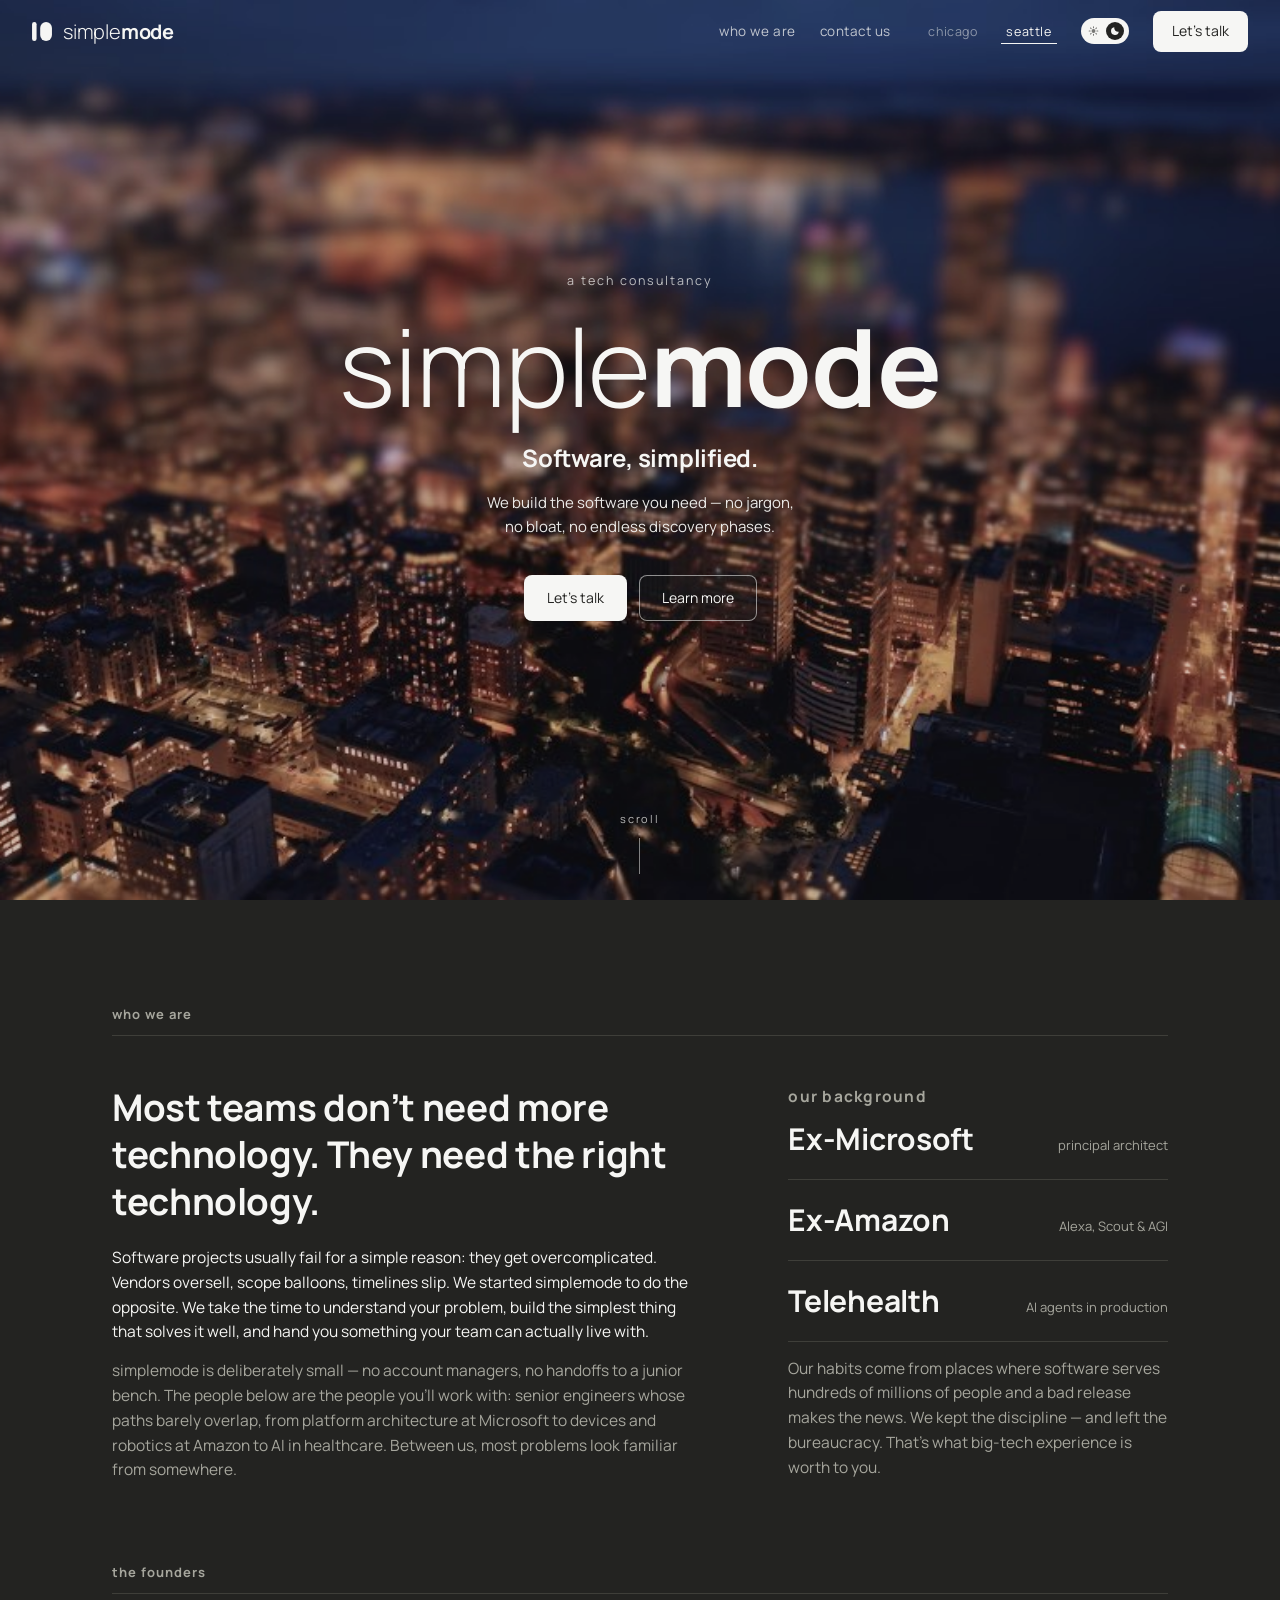
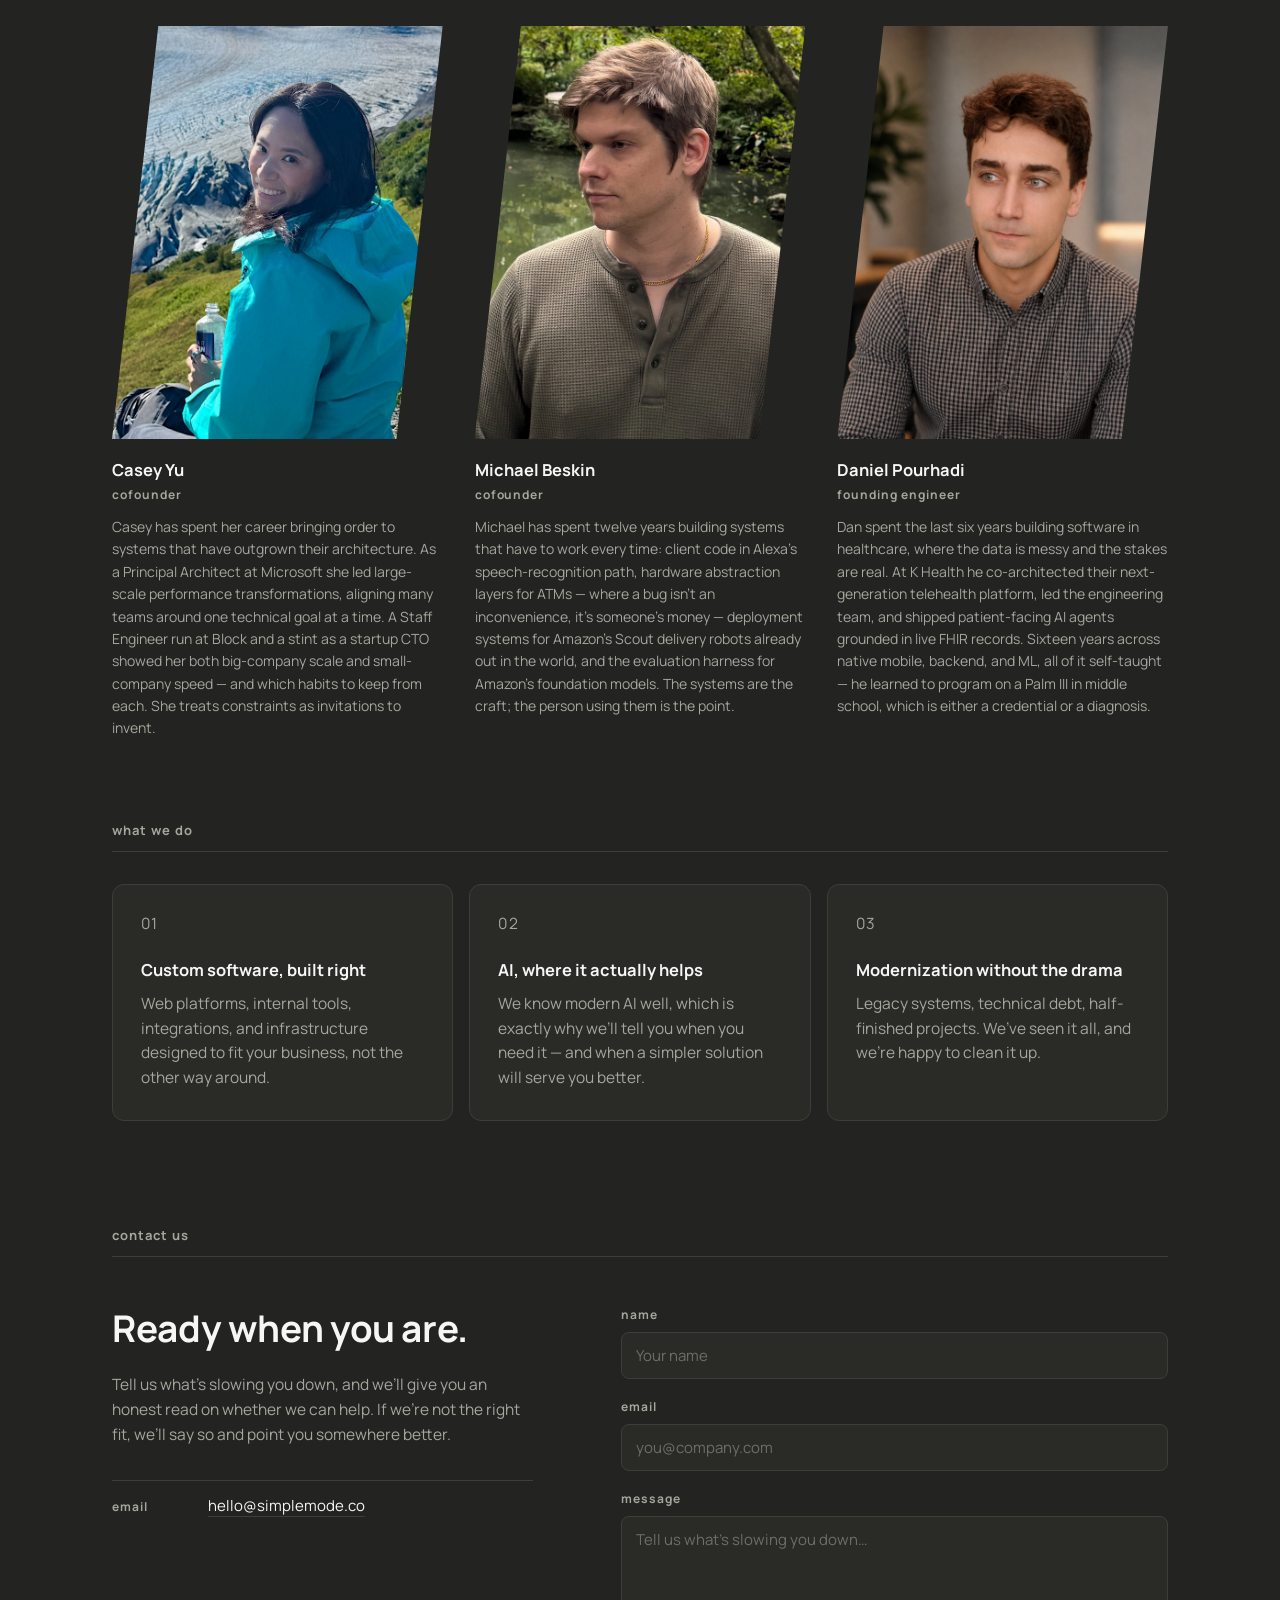
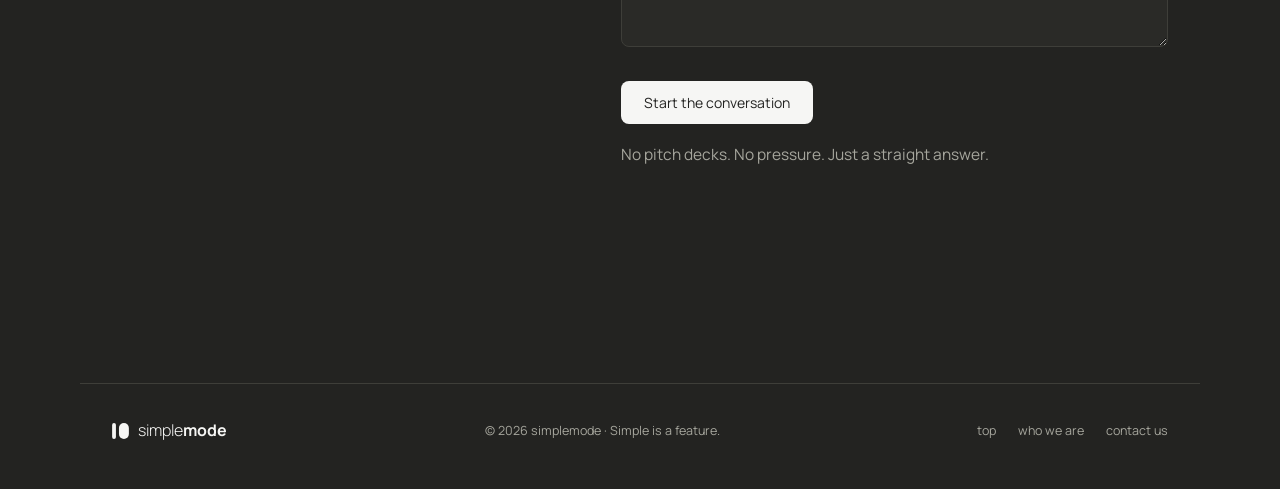
<file: index.html>
<!DOCTYPE html>
<html lang="en">
<head>
<meta charset="UTF-8">
<meta name="viewport" content="width=device-width, initial-scale=1.0">
<title>simplemode — a tech consultancy</title>
<meta name="description" content="simplemode — a tech consultancy. Software, simplified: we build what you need without the jargon, the bloat, or the endless discovery phases.">
<meta name="color-scheme" content="light dark">
<meta name="theme-color" id="meta-theme" content="#232321">
<link rel="canonical" href="https://simplemode.co/">
<meta property="og:url" content="https://simplemode.co/">
<meta property="og:title" content="simplemode — a tech consultancy">
<meta property="og:description" content="Software, simplified. We build the software you need — no jargon, no bloat, no endless discovery phases.">
<meta property="og:image" content="https://simplemode.co/assets/hero-seattle-night-poster.jpg">
<link rel="icon" href="data:image/svg+xml,%3Csvg%20xmlns='http://www.w3.org/2000/svg'%20viewBox='0%200%2096%2096'%3E%3Crect%20width='96'%20height='96'%20rx='24'%20fill='%232A2A27'/%3E%3Crect%20x='27'%20y='27'%20width='10'%20height='42'%20rx='5'%20fill='%23F6F6F4'/%3E%3Crect%20x='45'%20y='27'%20width='26'%20height='42'%20rx='13'%20fill='%23F6F6F4'/%3E%3C/svg%3E">
<link rel="preconnect" href="https://fonts.googleapis.com">
<link rel="preconnect" href="https://fonts.gstatic.com" crossorigin>
<link rel="stylesheet" href="https://fonts.googleapis.com/css2?family=Manrope:wght@300;400;700&display=swap">
<link rel="stylesheet" href="css/style.css?v=1787267977">
<script>
  // theme + city bootstrap: runs before first paint so there's no flash
  (function () {
    var d = document.documentElement;
    d.classList.add('js');
    var theme = null, city = null;
    try { theme = localStorage.getItem('sm-theme'); city = localStorage.getItem('sm-city'); } catch (e) {}
    // first visit defaults to seattle at night; the visitor's own choices win after that
    if (theme !== 'light' && theme !== 'dark') theme = 'dark';
    if (city !== 'chicago' && city !== 'seattle') city = 'seattle';
    d.setAttribute('data-theme', theme);
    d.setAttribute('data-city', city);
    var meta = document.getElementById('meta-theme');
    if (meta) meta.content = theme === 'dark' ? '#232321' : '#EDEDEA';
  })();
</script>
<noscript><style>
  .nav { position: absolute; }
  .controls { display: none; }
  .hero-media { background: url('assets/hero-seattle-night-poster.jpg') center / cover no-repeat; }
  @media (prefers-color-scheme: light) {
    .hero-media { background-image: url('assets/hero-seattle-day-poster.jpg'); }
  }
</style></noscript>
</head>
<body>

<header class="nav" id="nav">
  <a class="nav-brand" href="#top" aria-label="simplemode — back to top">
    <svg class="mark" width="20" height="19" viewBox="27 27 44 42" aria-hidden="true"><rect x="27" y="27" width="10" height="42" rx="5" fill="currentColor"/><rect x="45" y="27" width="26" height="42" rx="13" fill="currentColor"/></svg>
    <span><span class="wm-light">simple</span><span class="wm-bold">mode</span></span>
  </a>
  <nav class="nav-links" aria-label="Primary">
    <a href="#who-we-are">who we are</a>
    <a href="#contact">contact us</a>
    <div class="controls">
      <div class="seg" role="group" aria-label="City backdrop">
        <button class="seg-opt" type="button" data-city-opt="chicago" aria-label="chicago" aria-pressed="false"><span class="long">chicago</span><span class="short">chi</span></button>
        <button class="seg-opt" type="button" data-city-opt="seattle" aria-label="seattle" aria-pressed="true"><span class="long">seattle</span><span class="short">sea</span></button>
      </div>
      <button class="toggle" id="theme-toggle" type="button" role="switch" aria-checked="true" aria-label="Switch between light and dark mode" title="Light / dark mode">
        <svg class="t-icon t-hint t-hint-sun" viewBox="0 0 24 24" aria-hidden="true" fill="none" stroke="currentColor" stroke-width="2.2" stroke-linecap="round"><circle cx="12" cy="12" r="4.2" fill="currentColor" stroke="none"/><path d="M12 2.5v2.2M12 19.3v2.2M2.5 12h2.2M19.3 12h2.2M5.3 5.3l1.6 1.6M17.1 17.1l1.6 1.6M18.7 5.3l-1.6 1.6M6.9 17.1l-1.6 1.6"/></svg>
        <svg class="t-icon t-hint t-hint-moon" viewBox="0 0 24 24" aria-hidden="true" fill="currentColor"><path d="M20.2 13.6A8.5 8.5 0 0 1 10.4 3.8 8.5 8.5 0 1 0 20.2 13.6z"/></svg>
        <span class="toggle-knob">
          <svg class="t-icon t-knob-sun" viewBox="0 0 24 24" aria-hidden="true" fill="none" stroke="currentColor" stroke-width="2.2" stroke-linecap="round"><circle cx="12" cy="12" r="4.2" fill="currentColor" stroke="none"/><path d="M12 2.5v2.2M12 19.3v2.2M2.5 12h2.2M19.3 12h2.2M5.3 5.3l1.6 1.6M17.1 17.1l1.6 1.6M18.7 5.3l-1.6 1.6M6.9 17.1l-1.6 1.6"/></svg>
          <svg class="t-icon t-knob-moon" viewBox="0 0 24 24" aria-hidden="true" fill="currentColor"><path d="M20.2 13.6A8.5 8.5 0 0 1 10.4 3.8 8.5 8.5 0 1 0 20.2 13.6z"/></svg>
        </span>
      </button>
    </div>
    <a class="btn btn-nav" href="#contact">Let&rsquo;s talk</a>
  </nav>
</header>

<main id="top">

  <section class="hero" id="hero">
    <div class="hero-media" id="hero-media" aria-hidden="true">
      <video id="hero-video" autoplay loop muted playsinline preload="auto" disablepictureinpicture tabindex="-1"></video>
      <div class="hero-scrim"></div>
    </div>
    <script>
      // point the video at the variant chosen by the bootstrap, pre-parse,
      // so the browser only ever fetches the footage it will actually show
      (function () {
        var d = document.documentElement;
        var v = document.getElementById('hero-video');
        var key = (d.getAttribute('data-city') || 'seattle') + '-' + (d.getAttribute('data-theme') === 'dark' ? 'night' : 'day');
        v.poster = 'assets/hero-' + key + '-poster.jpg';
        v.src = 'assets/hero-' + key + '.mp4';
      })();
    </script>
    <div class="hero-inner">
      <p class="hero-eyebrow">a tech consultancy</p>
      <h1 class="hero-wordmark"><span class="wm-light">simple</span><span class="wm-bold">mode</span></h1>
      <p class="hero-tagline">Software, simplified.</p>
      <p class="hero-lede">We build the software you need — no jargon, no bloat, no endless discovery phases.</p>
      <div class="hero-actions">
        <a class="btn btn-primary" href="#contact">Let&rsquo;s talk</a>
        <a class="btn btn-ghost" href="#who-we-are">Learn more</a>
      </div>
    </div>
    <a class="scroll-cue" href="#who-we-are"><span>scroll</span><i></i></a>
  </section>

  <section class="section" id="who-we-are">
    <h2 class="section-label reveal">who we are</h2>
    <div class="who-grid">
      <div class="who-intro reveal">
        <h3 class="section-title">Most teams don&rsquo;t need more technology. They need the right technology.</h3>
        <p>Software projects usually fail for a simple reason: they get overcomplicated. Vendors oversell, scope balloons, timelines slip. We started simplemode to do the opposite. We take the time to understand your problem, build the simplest thing that solves it well, and hand you something your team can actually live with.</p>
        <p class="muted">simplemode is deliberately small — no account managers, no handoffs to a junior bench. The people below are the people you&rsquo;ll work with: senior engineers whose paths barely overlap, from platform architecture at Microsoft to devices and robotics at Amazon to AI in healthcare. Between us, most problems look familiar from somewhere.</p>
      </div>
      <div class="reveal">
        <p class="stats-eyebrow">our background</p>
        <dl class="who-stats">
          <div><dt>Ex-Microsoft</dt><dd>principal architect</dd></div>
          <div><dt>Ex-Amazon</dt><dd>Alexa, Scout &amp; AGI</dd></div>
          <div><dt>Telehealth</dt><dd>AI agents in production</dd></div>
        </dl>
        <p class="stats-note">Our habits come from places where software serves hundreds of millions of people and a bad release makes the news. We kept the discipline — and left the bureaucracy. That&rsquo;s what big-tech experience is worth to you.</p>
      </div>
    </div>
    <h3 class="section-label cards-label reveal">the founders</h3>
    <div class="founders">
      <article class="founder reveal">
        <div class="founder-photo"><img src="assets/founder-casey.jpg" alt="Casey Yu, cofounder of simplemode, in front of a glacier" width="720" height="900" loading="lazy"></div>
        <h4 class="founder-name">Casey Yu</h4>
        <p class="founder-role">cofounder</p>
        <p class="founder-bio">Casey has spent her career bringing order to systems that have outgrown their architecture. As a Principal Architect at Microsoft she led large-scale performance transformations, aligning many teams around one technical goal at a time. A Staff Engineer run at Block and a stint as a startup CTO showed her both big-company scale and small-company speed — and which habits to keep from each. She treats constraints as invitations to invent.</p>
      </article>
      <article class="founder reveal">
        <div class="founder-photo"><img src="assets/founder-michael.jpg" alt="Michael Beskin, cofounder of simplemode, in a garden" width="720" height="900" loading="lazy"></div>
        <h4 class="founder-name">Michael Beskin</h4>
        <p class="founder-role">cofounder</p>
        <p class="founder-bio">Michael has spent twelve years building systems that have to work every time: client code in Alexa&rsquo;s speech-recognition path, hardware abstraction layers for ATMs — where a bug isn&rsquo;t an inconvenience, it&rsquo;s someone&rsquo;s money — deployment systems for Amazon&rsquo;s Scout delivery robots already out in the world, and the evaluation harness for Amazon&rsquo;s foundation models. The systems are the craft; the person using them is the point.</p>
      </article>
      <article class="founder reveal">
        <div class="founder-photo"><img src="assets/founder-dan.jpg" alt="Daniel Pourhadi, founding engineer at simplemode" width="720" height="900" loading="lazy"></div>
        <h4 class="founder-name">Daniel Pourhadi</h4>
        <p class="founder-role">founding engineer</p>
        <p class="founder-bio">Dan spent the last six years building software in healthcare, where the data is messy and the stakes are real. At K Health he co-architected their next-generation telehealth platform, led the engineering team, and shipped patient-facing AI agents grounded in live FHIR records. Sixteen years across native mobile, backend, and ML, all of it self-taught — he learned to program on a Palm III in middle school, which is either a credential or a diagnosis.</p>
      </article>
    </div>
    <h3 class="section-label cards-label reveal">what we do</h3>
    <div class="cards">
      <article class="card reveal">
        <p class="card-index">01</p>
        <h4 class="card-title">Custom software, built right</h4>
        <p class="card-body">Web platforms, internal tools, integrations, and infrastructure designed to fit your business, not the other way around.</p>
      </article>
      <article class="card reveal">
        <p class="card-index">02</p>
        <h4 class="card-title">AI, where it actually helps</h4>
        <p class="card-body">We know modern AI well, which is exactly why we&rsquo;ll tell you when you need it — and when a simpler solution will serve you better.</p>
      </article>
      <article class="card reveal">
        <p class="card-index">03</p>
        <h4 class="card-title">Modernization without the drama</h4>
        <p class="card-body">Legacy systems, technical debt, half-finished projects. We&rsquo;ve seen it all, and we&rsquo;re happy to clean it up.</p>
      </article>
    </div>
  </section>

  <section class="section" id="contact">
    <h2 class="section-label reveal">contact us</h2>
    <div class="contact-grid">
      <div class="contact-intro reveal">
        <h3 class="section-title">Ready when you are.</h3>
        <p class="muted">Tell us what&rsquo;s slowing you down, and we&rsquo;ll give you an honest read on whether we can help. If we&rsquo;re not the right fit, we&rsquo;ll say so and point you somewhere better.</p>
        <dl class="contact-meta">
          <div><dt>email</dt><dd><a href="mailto:hello@simplemode.co">hello@simplemode.co</a></dd></div>
        </dl>
      </div>
      <form class="contact-form reveal" id="contact-form">
        <div class="field">
          <label for="name">name</label>
          <input id="name" name="name" type="text" autocomplete="name" placeholder="Your name" required>
        </div>
        <div class="field">
          <label for="email">email</label>
          <input id="email" name="email" type="email" autocomplete="email" placeholder="you@company.com" required>
        </div>
        <div class="field">
          <label for="message">message</label>
          <textarea id="message" name="message" rows="5" placeholder="Tell us what&rsquo;s slowing you down…" required></textarea>
        </div>
        <div class="form-foot">
          <button class="btn btn-primary" type="submit">Start the conversation</button>
          <p class="form-hint" id="form-hint">No pitch decks. No pressure. Just a straight answer.</p>
          <p class="form-note" id="form-note" hidden>Opening your email app… If nothing happens, write us at <a href="mailto:hello@simplemode.co">hello@simplemode.co</a>.</p>
        </div>
      </form>
    </div>
  </section>

</main>

<footer class="footer">
  <span class="footer-brand">
    <svg class="mark" width="17" height="16" viewBox="27 27 44 42" aria-hidden="true"><rect x="27" y="27" width="10" height="42" rx="5" fill="currentColor"/><rect x="45" y="27" width="26" height="42" rx="13" fill="currentColor"/></svg>
    <span><span class="wm-light">simple</span><span class="wm-bold">mode</span></span>
  </span>
  <p class="footer-copy">© <span id="year">2026</span> simplemode · Simple is a feature.</p>
  <nav class="footer-links" aria-label="Footer">
    <a href="#top">top</a>
    <a href="#who-we-are">who we are</a>
    <a href="#contact">contact us</a>
  </nav>
</footer>

<script src="js/main.js?v=1787267977" defer></script>
</body>
</html>
</file>
<file: css/style.css>
/* simplemode — token system per simplemode-brand-stylesheet.html (v2)
   Light mode is stone, dark mode is ink; the hero footage follows the theme
   (day city in light, night city in dark), so over-video text uses the same
   tokens as the page. No true black/white, no shadows, no gradients —
   depth via the one-step surface shift and hairline borders.
   Manrope 300 (wordmark "simple" only) / 400 / 700. */

:root {
  --sm-bg: #EDEDEA;
  --sm-surface: #F6F6F4;
  --sm-text: #2A2A27;
  --sm-muted: #7C7C76;
  --sm-line: #D2D2CC;
  --sm-line-strong: #B9B9B1;
  --sm-placeholder: #A9A9A2;
  --sm-bg-rgb: 237, 237, 234;
  --sm-text-rgb: 42, 42, 39;
  /* day footage carries ink text, so it takes a stronger stone wash;
     night footage (dark mode) gets a lighter ink veil */
  --hero-scrim-alpha: 0.38;
  --nav-h: 64px;
}

[data-theme="dark"] {
  --sm-bg: #232321;
  --sm-surface: #2A2A27;
  --sm-text: #F6F6F4;
  --sm-muted: #A6A69D;
  --sm-line: #3E3E39;
  --sm-line-strong: #4A4A44;
  --sm-placeholder: #6E6E67;
  --sm-bg-rgb: 35, 35, 33;
  --sm-text-rgb: 246, 246, 244;
  --hero-scrim-alpha: 0.22;
}

/* no-JS visitors still get dark mode from their system preference */
@media (prefers-color-scheme: dark) {
  :root:not([data-theme]) {
    --sm-bg: #232321;
    --sm-surface: #2A2A27;
    --sm-text: #F6F6F4;
    --sm-muted: #A6A69D;
    --sm-line: #3E3E39;
    --sm-line-strong: #4A4A44;
    --sm-placeholder: #6E6E67;
    --sm-bg-rgb: 35, 35, 33;
    --sm-text-rgb: 246, 246, 244;
    --hero-scrim-alpha: 0.22;
  }
}

* { margin: 0; padding: 0; box-sizing: border-box; }

html { scroll-behavior: smooth; }

body {
  font-family: 'Manrope', -apple-system, BlinkMacSystemFont, sans-serif;
  background: var(--sm-bg);
  color: var(--sm-text);
  line-height: 1.6;
  -webkit-font-smoothing: antialiased;
  text-rendering: optimizeLegibility;
  transition: background-color 0.35s ease, color 0.35s ease;
}

::selection { background: var(--sm-text); color: var(--sm-bg); }

img, video { display: block; max-width: 100%; }

a { color: inherit; text-decoration: none; }

.wm-light { font-weight: 300; }
.wm-bold { font-weight: 700; }

.mark { display: block; flex-shrink: 0; }

/* ---------- nav ---------- */

.nav {
  position: fixed;
  inset: 0 0 auto 0;
  z-index: 20;
  height: var(--nav-h);
  display: flex;
  align-items: center;
  justify-content: space-between;
  gap: 16px;
  padding: 0 32px;
  color: var(--sm-text);
  transition: background-color 0.35s ease, color 0.35s ease, border-color 0.35s ease;
  border-bottom: 1px solid transparent;
}

.nav-brand {
  display: flex;
  align-items: center;
  gap: 11px;
  font-size: 20px;
  letter-spacing: -0.01em;
}

.nav-links { display: flex; align-items: center; gap: 24px; }

.nav-links a:not(.btn) {
  font-size: 13.5px;
  letter-spacing: 0.04em;
  color: rgba(var(--sm-text-rgb), 0.75);
  transition: color 0.2s ease;
}
.nav-links a:not(.btn):hover { color: var(--sm-text); }

.nav.scrolled {
  background: rgba(var(--sm-bg-rgb), 0.88);
  -webkit-backdrop-filter: blur(14px) saturate(1.1);
  backdrop-filter: blur(14px) saturate(1.1);
  border-bottom-color: var(--sm-line);
}

/* ---------- switches ---------- */

.controls { display: flex; align-items: center; gap: 14px; }

/* light/dark — the brand pill toggle, nav-scaled */
.toggle {
  appearance: none;
  border: none;
  cursor: pointer;
  width: 48px;
  height: 26px;
  border-radius: 13px;
  background: var(--sm-text);
  position: relative;
  flex-shrink: 0;
  padding: 0;
  transition: background-color 0.35s ease;
}
.toggle::after { content: ''; position: absolute; inset: -10px; } /* 44px+ hit area */
.toggle:focus-visible { outline: 2px solid currentColor; outline-offset: 3px; }
.toggle-knob {
  position: absolute;
  top: 4px;
  left: 5px;
  width: 18px;
  height: 18px;
  border-radius: 9px;
  background: var(--sm-bg);
  transition: transform 0.35s cubic-bezier(0.6, 0, 0.2, 1), background-color 0.35s ease;
}
[data-theme="dark"] .toggle-knob { transform: translateX(20px); }

/* sun/moon: current mode rides in the knob, the destination waits faint on
   the empty end of the track */
.toggle .t-icon {
  position: absolute;
  width: 11px;
  height: 11px;
  top: 50%;
  transition: opacity 0.35s ease;
}
.t-hint { transform: translateY(-50%); color: var(--sm-bg); opacity: 0; }
.t-hint-sun { left: 7px; }
.t-hint-moon { right: 7px; }
.toggle .t-hint-moon { opacity: 0.6; }
[data-theme="dark"] .toggle .t-hint-moon { opacity: 0; }
[data-theme="dark"] .toggle .t-hint-sun { opacity: 0.6; }
.toggle-knob .t-icon {
  left: 50%;
  transform: translate(-50%, -50%);
  color: var(--sm-text);
}
.t-knob-moon { opacity: 0; }
[data-theme="dark"] .t-knob-sun { opacity: 0; }
[data-theme="dark"] .t-knob-moon { opacity: 1; }

/* chicago/seattle — quiet typographic switch: two bare lowercase words,
   a hairline underline slides to the active one (the theme pill stays the
   nav's only filled control) */
.seg {
  position: relative;
  display: flex;
  height: 26px;
}
.seg::before {
  content: '';
  position: absolute;
  bottom: 0;
  left: 10px;
  width: calc(50% - 20px);
  height: 1px;
  background: var(--sm-text);
  transition: transform 0.35s cubic-bezier(0.6, 0, 0.2, 1), background-color 0.35s ease;
}
[data-city="seattle"] .seg::before { transform: translateX(calc(100% + 20px)); }
.seg-opt {
  appearance: none;
  border: none;
  background: none;
  cursor: pointer;
  position: relative;
  z-index: 1;
  width: 76px;
  font-family: inherit;
  font-size: 12.5px;
  font-weight: 400;
  letter-spacing: 0.05em;
  text-transform: lowercase;
  color: rgba(var(--sm-text-rgb), 0.5);
  border-radius: 6px;
  transition: color 0.35s ease;
  padding: 0 2px;
}
.seg-opt::after { content: ''; position: absolute; inset: -11px 0; } /* 44px+ hit area */
.seg-opt .short { display: none; }
.seg-opt:hover { color: rgba(var(--sm-text-rgb), 0.8); }
.seg-opt:focus-visible { outline: 2px solid currentColor; outline-offset: 2px; }
[data-city="chicago"] .seg-opt[data-city-opt="chicago"],
[data-city="seattle"] .seg-opt[data-city-opt="seattle"] { color: var(--sm-text); }

/* ---------- buttons ---------- */

.btn {
  display: inline-block;
  font-size: 14px;
  font-weight: 400;
  font-family: inherit;
  padding: 11px 22px;
  border-radius: 8px;
  border: 1px solid transparent;
  cursor: pointer;
  transition: background-color 0.2s ease, border-color 0.2s ease, color 0.2s ease, opacity 0.15s ease;
}

/* primary is --sm-text on --sm-bg, so it inverts with the theme automatically */
.btn-primary { background: var(--sm-text); color: var(--sm-bg); }
.btn-primary:hover { opacity: 0.85; }

.btn-ghost {
  color: var(--sm-text);
  border-color: rgba(var(--sm-text-rgb), 0.55);
  background: rgba(var(--sm-bg-rgb), 0.3);
}
.btn-ghost:hover { border-color: var(--sm-text); }

.nav .btn-nav {
  padding: 8px 18px;
  background: var(--sm-text);
  color: var(--sm-bg);
}
.nav .btn-nav:hover { opacity: 0.85; }

:focus-visible { outline: 2px solid currentColor; outline-offset: 3px; }

/* ---------- hero ---------- */

.hero {
  position: relative;
  min-height: 100vh;
  min-height: 100svh;
  display: grid;
  place-items: center;
  background: var(--sm-bg);
  color: var(--sm-text);
  overflow: hidden;
  padding: calc(var(--nav-h) + 24px) 24px 96px;
}

.hero-media, .hero-media video, .hero-scrim { position: absolute; inset: 0; }

.hero-media { transition: opacity 0.3s ease; }
.hero-media.swapping { opacity: 0; }

.hero-media video { width: 100%; height: 100%; object-fit: cover; }

/* When narrow viewports crop the 16:9 frame, bias toward each clip's subject
   (photographer pass): chicago's tower silhouettes, seattle-day's Space Needle.
   No-op when nothing is cropped horizontally. */
[data-city="chicago"] .hero-media video { object-position: 65% 50%; }
[data-city="seattle"][data-theme="light"] .hero-media video { object-position: 78% 50%; }

/* flat scrim, tinted toward the theme background — no gradients */
.hero-scrim { background: rgba(var(--sm-bg-rgb), var(--hero-scrim-alpha)); }

.hero-inner {
  position: relative;
  z-index: 1;
  max-width: 820px;
  text-align: center;
}

.hero-eyebrow {
  font-size: 12.5px;
  letter-spacing: 0.16em;
  color: rgba(var(--sm-text-rgb), 0.72);
  margin-bottom: 20px;
}

.hero-wordmark {
  font-size: clamp(3.4rem, 9vw, 6.75rem);
  font-weight: 400;
  letter-spacing: -0.01em;
  line-height: 1.02;
  margin-bottom: 18px;
}

.hero-tagline {
  font-size: clamp(1.1rem, 2.4vw, 1.5rem);
  font-weight: 700;
  letter-spacing: -0.01em;
  margin-bottom: 14px;
}

.hero-lede {
  font-size: 15px;
  color: rgba(var(--sm-text-rgb), 0.94);
  max-width: 54ch;
  margin: 0 auto 36px;
  text-wrap: balance;
}

.hero-actions { display: flex; justify-content: center; gap: 12px; flex-wrap: wrap; }

.scroll-cue {
  position: absolute;
  z-index: 1;
  bottom: 26px;
  left: 0;
  right: 0;
  margin-inline: auto;
  width: fit-content;
  display: flex;
  flex-direction: column;
  align-items: center;
  gap: 10px;
  font-size: 11px;
  letter-spacing: 0.18em;
  color: rgba(var(--sm-text-rgb), 0.75);
  transition: color 0.2s ease;
  /* joins the end of the hero's entrance stagger */
  animation: rise 0.9s cubic-bezier(0.16, 0.6, 0.2, 1) 0.55s both;
}
.scroll-cue:hover { color: var(--sm-text); }
.scroll-cue i {
  width: 1px;
  height: 36px;
  background: rgba(var(--sm-text-rgb), 0.5);
  overflow: hidden;
  position: relative;
}
.scroll-cue i::after {
  content: '';
  position: absolute;
  left: 0;
  top: -50%;
  width: 1px;
  height: 50%;
  background: var(--sm-text);
  animation: cue-drop 2.2s ease-in-out infinite;
}
@keyframes cue-drop {
  0% { top: -50%; }
  60%, 100% { top: 110%; }
}

/* hero entrance */
@keyframes rise {
  from { opacity: 0; transform: translateY(18px); }
  to { opacity: 1; transform: none; }
}
.hero-inner > * { animation: rise 0.9s cubic-bezier(0.16, 0.6, 0.2, 1) both; }
.hero-inner > *:nth-child(2) { animation-delay: 0.08s; }
.hero-inner > *:nth-child(3) { animation-delay: 0.16s; }
.hero-inner > *:nth-child(4) { animation-delay: 0.24s; }
.hero-inner > *:nth-child(5) { animation-delay: 0.32s; }

/* ---------- sections ---------- */

.section {
  max-width: 1120px;
  margin: 0 auto;
  padding: 104px 32px 0;
  scroll-margin-top: var(--nav-h);
}
.section:last-of-type { padding-bottom: 120px; }

.section-label {
  font-size: 13px;
  font-weight: 700;
  letter-spacing: 0.08em;
  text-transform: lowercase;
  color: var(--sm-muted);
  border-bottom: 1px solid var(--sm-line);
  padding-bottom: 10px;
  margin-bottom: 48px;
  transition: border-color 0.35s ease;
}

.section-title {
  font-size: clamp(1.65rem, 3vw, 2.3rem);
  font-weight: 700;
  letter-spacing: -0.01em;
  line-height: 1.28;
  margin-bottom: 20px;
}

.section p { font-size: 15.5px; }
.muted { color: var(--sm-muted); }

/* who we are */

.who-grid {
  display: grid;
  grid-template-columns: 1.55fr 1fr;
  gap: 24px 88px;
  align-items: start;
}

.who-intro p + p { margin-top: 14px; }

.who-stats div {
  display: flex;
  align-items: baseline;
  justify-content: space-between;
  gap: 16px;
  padding: 16px 0;
  border-bottom: 1px solid var(--sm-line);
}
.who-stats div:first-child { padding-top: 4px; }
.who-stats dt { font-size: clamp(24px, 7vw, 30px); font-weight: 700; letter-spacing: -0.01em; }
.who-stats dd { font-size: 13px; color: var(--sm-muted); text-align: right; }

.stats-eyebrow {
  font-size: 12px;
  font-weight: 700;
  letter-spacing: 0.08em;
  text-transform: lowercase;
  color: var(--sm-muted);
  margin-bottom: 2px;
}

.stats-note { font-size: 13px; color: var(--sm-muted); padding-top: 14px; }

.cards-label { margin-top: 80px; margin-bottom: 32px; }

/* founders — rhomboid photo cutouts over matching bio blurbs */

.founders {
  display: grid;
  grid-template-columns: repeat(3, 1fr);
  gap: 40px 32px;
}

.founder-photo {
  aspect-ratio: 4 / 5;
  clip-path: polygon(14% 0, 100% 0, 86% 100%, 0 100%);
  margin-bottom: 18px;
}
.founder-photo img {
  width: 100%;
  height: 100%;
  object-fit: cover;
  object-position: 50% 30%;
}

.founder-name { font-size: 16.5px; font-weight: 700; }
.founders .founder-role {
  font-size: 12px;
  font-weight: 700;
  letter-spacing: 0.08em;
  text-transform: lowercase;
  color: var(--sm-muted);
  margin: 1px 0 12px;
}
.founders .founder-bio { font-size: 14px; color: var(--sm-muted); }

html.js .founders .reveal:nth-child(2) { transition-delay: 0.07s; }
html.js .founders .reveal:nth-child(3) { transition-delay: 0.14s; }

.cards {
  display: grid;
  grid-template-columns: repeat(3, 1fr);
  gap: 16px;
}

.card {
  background: var(--sm-surface);
  border: 1px solid var(--sm-line);
  border-radius: 12px;
  padding: 26px 28px 30px;
  transition: border-color 0.25s ease, background-color 0.35s ease;
}
.card:hover { border-color: var(--sm-line-strong); }

.card-index {
  font-size: 12px;
  letter-spacing: 0.08em;
  color: var(--sm-muted);
  margin-bottom: 22px;
}
.card-title { font-size: 16.5px; font-weight: 700; margin-bottom: 7px; }
.card-body { font-size: 14px; color: var(--sm-muted); }

/* contact */

.contact-grid {
  display: grid;
  grid-template-columns: 1fr 1.3fr;
  gap: 24px 88px;
  align-items: start;
}

.contact-meta { margin-top: 34px; }
.contact-meta div {
  display: flex;
  align-items: baseline;
  gap: 24px;
  padding: 13px 0;
  border-top: 1px solid var(--sm-line);
}
.contact-meta dt {
  font-size: 12px;
  font-weight: 700;
  letter-spacing: 0.08em;
  text-transform: lowercase;
  color: var(--sm-muted);
  min-width: 72px;
}
.contact-meta dd { font-size: 15px; }
.contact-meta a { border-bottom: 1px solid var(--sm-line); transition: border-color 0.2s ease; }
.contact-meta a:hover { border-color: var(--sm-muted); }

.field { margin-bottom: 18px; }
.field label {
  display: block;
  font-size: 12px;
  font-weight: 700;
  letter-spacing: 0.08em;
  text-transform: lowercase;
  color: var(--sm-muted);
  margin-bottom: 8px;
}
.field input,
.field textarea {
  width: 100%;
  font-family: inherit;
  font-size: 15px;
  color: var(--sm-text);
  background: var(--sm-surface);
  border: 1px solid var(--sm-line);
  border-radius: 8px;
  padding: 12px 14px;
  transition: border-color 0.2s ease, background-color 0.35s ease, color 0.35s ease;
  resize: vertical;
}
.field input::placeholder,
.field textarea::placeholder { color: var(--sm-placeholder); }
.field input:focus,
.field textarea:focus { outline: none; border-color: var(--sm-text); }

.form-foot { display: flex; align-items: center; gap: 18px; flex-wrap: wrap; margin-top: 26px; }
.form-note, .form-hint { font-size: 13.5px; color: var(--sm-muted); }
.form-note a { border-bottom: 1px solid var(--sm-line); transition: border-color 0.2s ease; }
.form-note a:hover { border-color: var(--sm-muted); }

/* ---------- footer ---------- */

.footer {
  max-width: 1120px;
  margin: 96px auto 0;
  padding: 34px 32px 46px;
  border-top: 1px solid var(--sm-line);
  display: flex;
  align-items: center;
  justify-content: space-between;
  gap: 12px 28px;
  flex-wrap: wrap;
}

.footer-brand { display: flex; align-items: center; gap: 9px; font-size: 16px; }
.footer-copy { font-size: 12.5px; color: var(--sm-muted); }
.footer-links { display: flex; gap: 22px; }
.footer-links a {
  font-size: 12.5px;
  color: var(--sm-muted);
  transition: color 0.2s ease;
}
.footer-links a:hover { color: var(--sm-text); }

/* ---------- reveal on scroll (JS-enhanced) ---------- */

html.js .reveal {
  opacity: 0;
  transform: translateY(16px);
  transition: opacity 0.7s cubic-bezier(0.16, 0.6, 0.2, 1),
              transform 0.7s cubic-bezier(0.16, 0.6, 0.2, 1);
}
html.js .reveal.in { opacity: 1; transform: none; }
html.js .cards .reveal:nth-child(2) { transition-delay: 0.07s; }
html.js .cards .reveal:nth-child(3) { transition-delay: 0.14s; }

/* ---------- responsive ---------- */

@media (max-width: 880px) {
  .who-grid, .contact-grid { grid-template-columns: 1fr; gap: 40px; }
  .cards { grid-template-columns: 1fr; }
  .cards-label { margin-top: 64px; }
  .section { padding-top: 84px; }
  .who-stats div:first-child { border-top: 1px solid var(--sm-line); }
}

@media (max-width: 760px) {
  .nav-links a:not(.btn) { display: none; }
}

@media (max-width: 720px) {
  /* founders become a swipe carousel instead of a tall stack: 78% columns
     leave the next card peeking in as the affordance */
  .founders {
    grid-template-columns: none;
    grid-auto-flow: column;
    grid-auto-columns: 78%;
    gap: 20px;
    overflow-x: auto;
    scroll-snap-type: x mandatory;
    overscroll-behavior-x: contain;
    scrollbar-width: none;
    padding-bottom: 4px;
  }
  .founders::-webkit-scrollbar { display: none; }
  .founder { scroll-snap-align: start; }
  /* shorter photos on phones so the portrait and the bio share the screen */
  .founder-photo { aspect-ratio: 4 / 3; margin-bottom: 14px; }
  .founders .founder-bio { font-size: 13.5px; }
}

@media (max-width: 560px) {
  .nav { padding: 0 16px; }
  .nav-links { gap: 12px; }
  /* keep the business CTA; drop the redundant wordmark text (mark stays,
     the hero wordmark is right below) */
  .nav .btn-nav { padding: 8px 14px; font-size: 13px; }
  .nav-brand > span { display: none; }
  .controls { gap: 10px; }
  .seg-opt { width: 40px; }
  .seg::before { left: 6px; width: calc(50% - 12px); }
  [data-city="seattle"] .seg::before { transform: translateX(calc(100% + 12px)); }
  .seg-opt .long { display: none; }
  .seg-opt .short { display: inline; }
  .section { padding-left: 20px; padding-right: 20px; }
  .footer { padding-left: 20px; padding-right: 20px; }
  .hero { padding-bottom: 110px; }
  .hero-actions .btn { padding: 12px 24px; }
}

@media (max-width: 360px) {
  .hero-wordmark { font-size: 2.9rem; }
}

/* short viewports (landscape phones, squat windows): compress the hero stack
   so the CTAs stay above the fold */
@media (max-height: 520px) {
  .hero { padding-top: calc(var(--nav-h) + 8px); padding-bottom: 56px; }
  .hero-eyebrow { margin-bottom: 10px; }
  .hero-wordmark { font-size: clamp(2.75rem, 11vh, 5rem); margin-bottom: 10px; }
  .hero-tagline { margin-bottom: 8px; }
  .hero-lede { margin-bottom: 20px; }
  .scroll-cue { display: none; }
}

/* ---------- reduced motion ---------- */

@media (prefers-reduced-motion: reduce) {
  html { scroll-behavior: auto; }
  body, .card, .btn, .toggle, .toggle-knob, .toggle .t-icon, .seg::before, .seg-opt, .hero-media { transition: none; }
  .hero-inner > * { animation: none; }
  .scroll-cue { animation: none; }
  .scroll-cue i::after { animation: none; }
  html.js .reveal { opacity: 1; transform: none; transition: none; }
}
</file>
